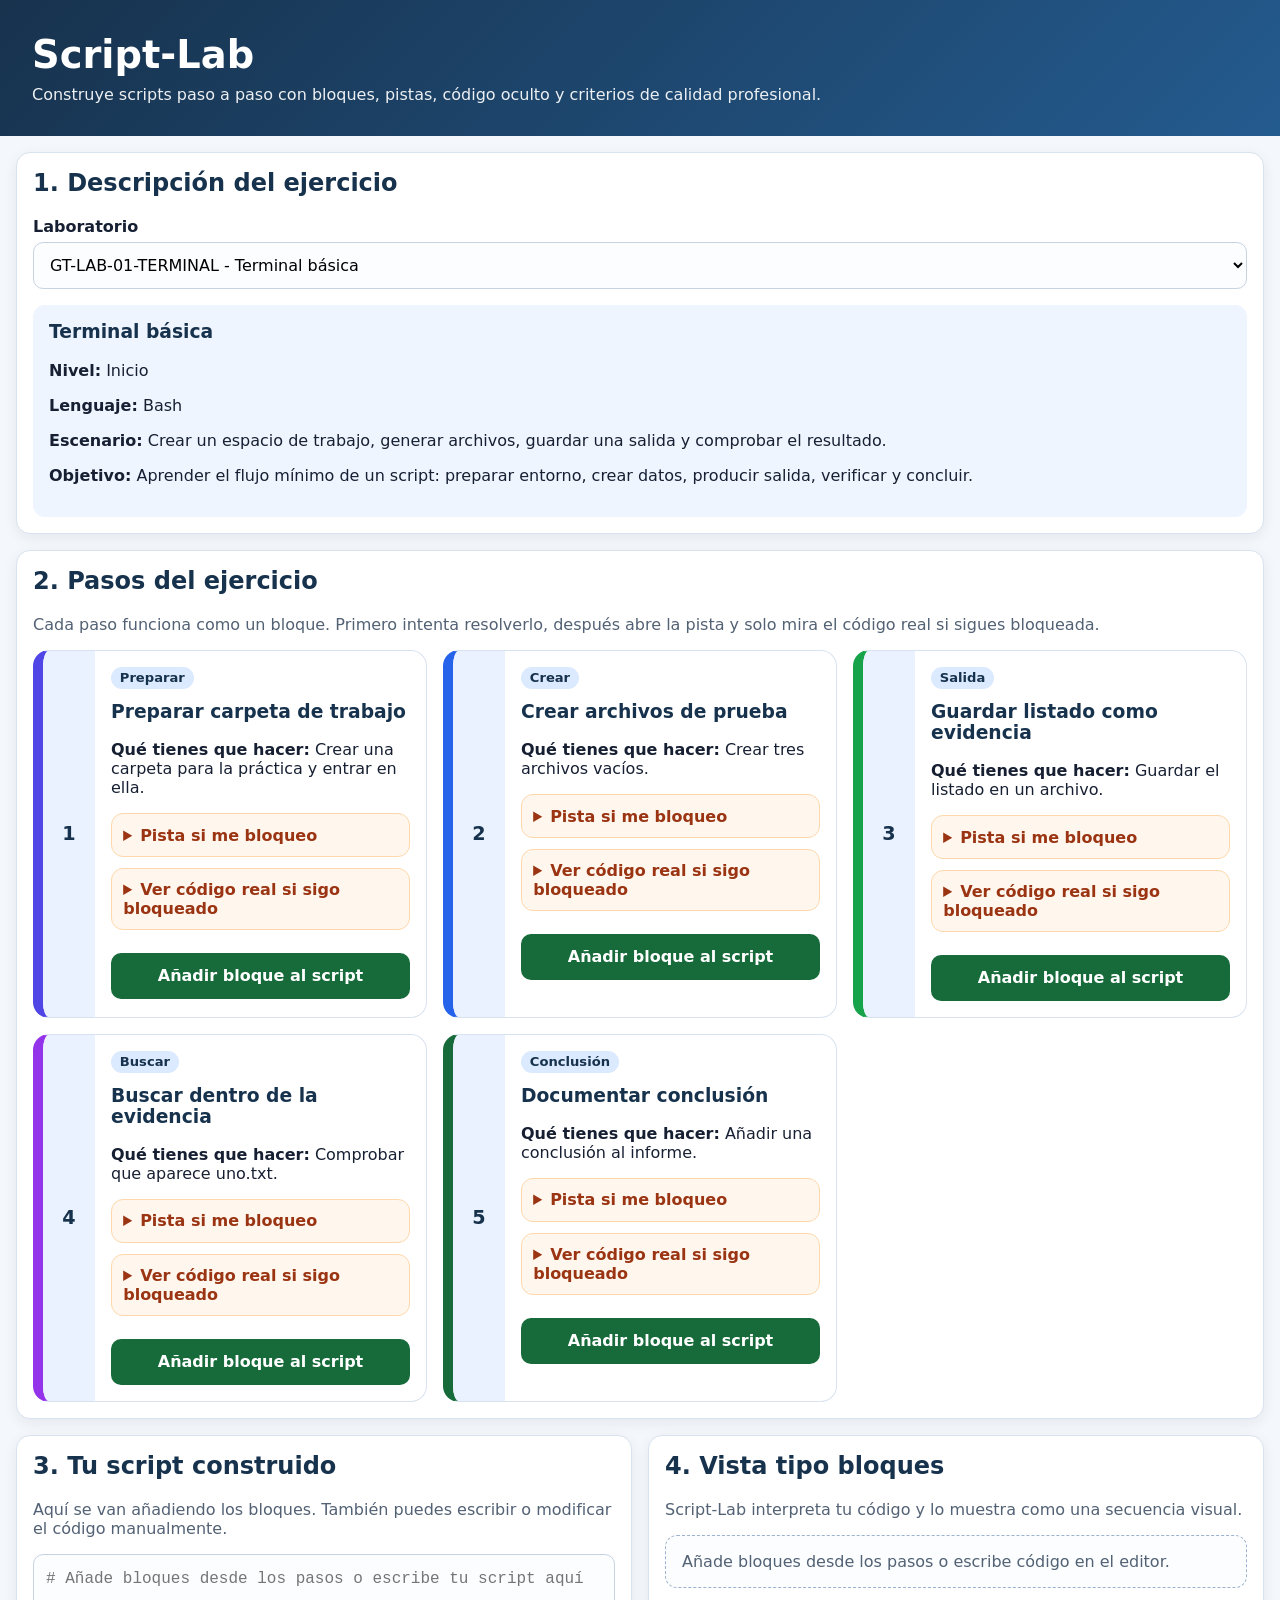
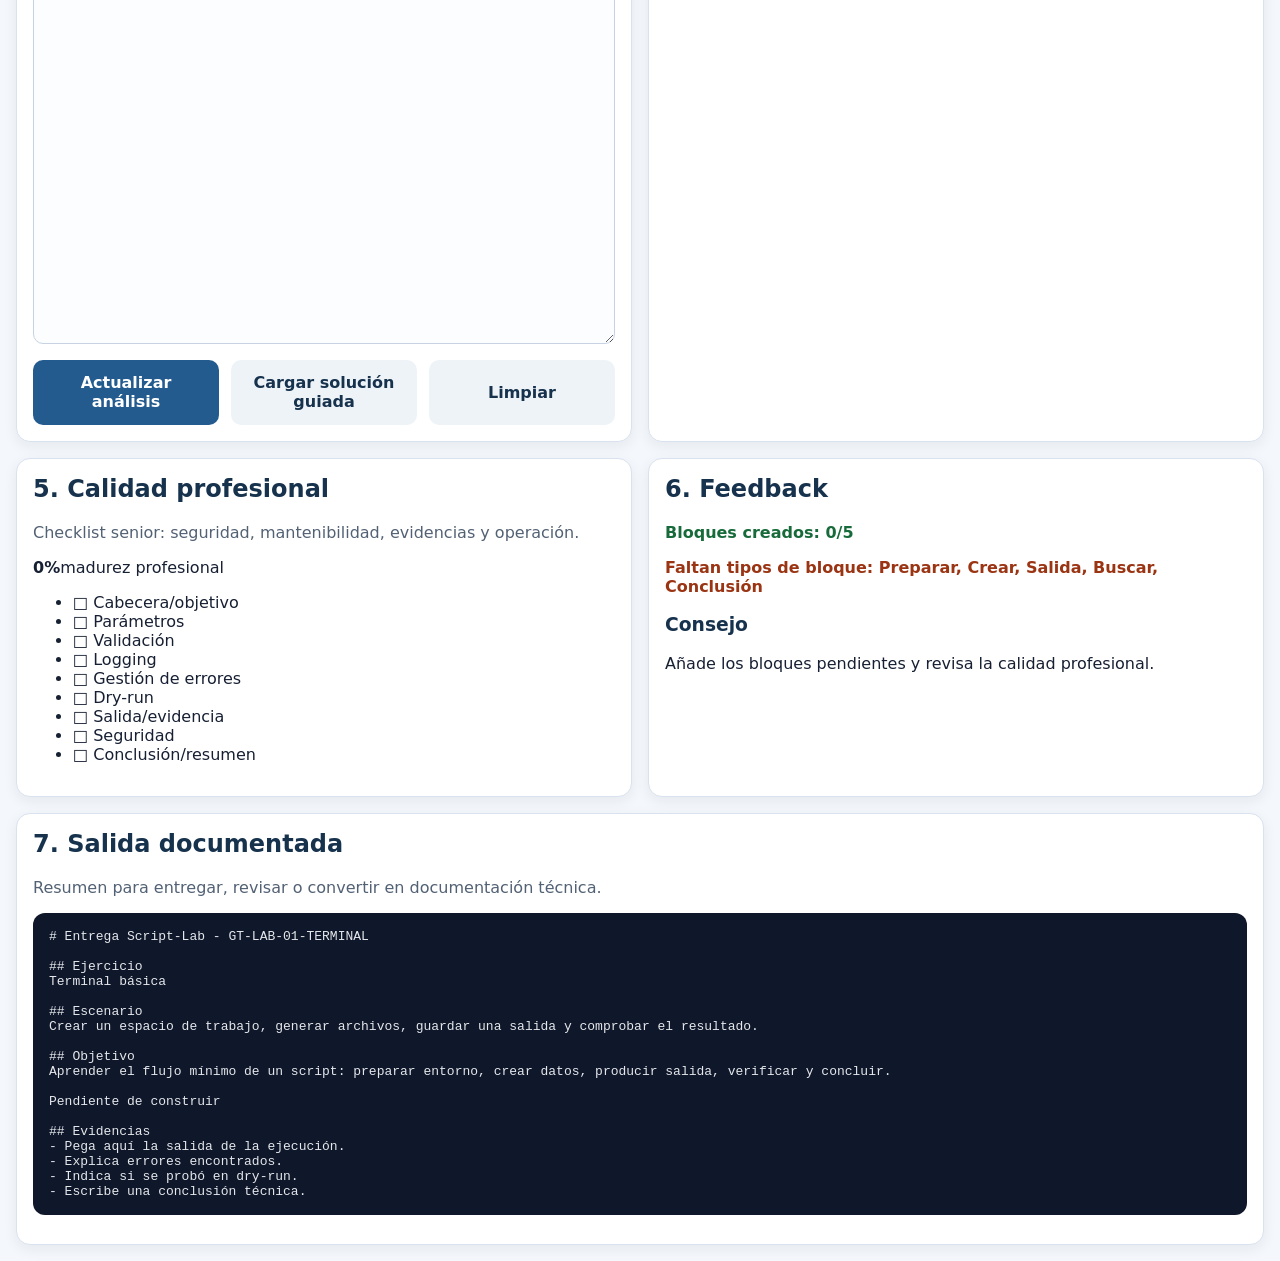
<file: prototype/index.html>
<!doctype html>
<html lang="es">
<head>
  <meta charset="utf-8">
  <meta name="viewport" content="width=device-width, initial-scale=1">
  <title>Script-Lab Constructor Profesional</title>
  <link rel="stylesheet" href="styles.css">
</head>
<body>
  <header class="hero">
    <h1>Script-Lab</h1>
    <p>Construye scripts paso a paso con bloques, pistas, código oculto y criterios de calidad profesional.</p>
  </header>

  <main class="layout">
    <section class="panel wide">
      <h2>1. Descripción del ejercicio</h2>
      <label for="exerciseSelect">Laboratorio</label>
      <select id="exerciseSelect"></select>
      <article id="exerciseInfo" class="card"></article>
    </section>

    <section class="panel wide">
      <h2>2. Pasos del ejercicio</h2>
      <p class="muted">Cada paso funciona como un bloque. Primero intenta resolverlo, después abre la pista y solo mira el código real si sigues bloqueada.</p>
      <div id="stepsOutput" class="step-grid"></div>
    </section>

    <section class="panel workspace-panel">
      <h2>3. Tu script construido</h2>
      <p class="muted">Aquí se van añadiendo los bloques. También puedes escribir o modificar el código manualmente.</p>
      <textarea id="solutionInput" spellcheck="false" placeholder="# Añade bloques desde los pasos o escribe tu script aquí"></textarea>
      <div class="actions">
        <button id="analyzeBtn">Actualizar análisis</button>
        <button id="exampleBtn" class="secondary">Cargar solución guiada</button>
        <button id="clearBtn" class="secondary">Limpiar</button>
      </div>
    </section>

    <section class="panel visual-panel">
      <h2>4. Vista tipo bloques</h2>
      <p class="muted">Script-Lab interpreta tu código y lo muestra como una secuencia visual.</p>
      <div id="blocksOutput" class="visual-flow"></div>
    </section>

    <section class="panel">
      <h2>5. Calidad profesional</h2>
      <p class="muted">Checklist senior: seguridad, mantenibilidad, evidencias y operación.</p>
      <div id="qualityOutput" class="quality"></div>
    </section>

    <section class="panel">
      <h2>6. Feedback</h2>
      <div id="feedbackOutput" class="feedback"></div>
    </section>

    <section class="panel wide">
      <h2>7. Salida documentada</h2>
      <p class="muted">Resumen para entregar, revisar o convertir en documentación técnica.</p>
      <pre id="exportOutput"></pre>
    </section>
  </main>

  <script src="app.js"></script>
</body>
</html>
</file>
<file: prototype/styles.css>
:root {
  font-family: system-ui, -apple-system, BlinkMacSystemFont, "Segoe UI", sans-serif;
  color: #172033;
  background: #f4f7fb;
}

* { box-sizing: border-box; }
body { margin: 0; }

.hero {
  padding: 2rem;
  background: linear-gradient(135deg, #17324d, #245b8f);
  color: white;
}

.hero h1 {
  margin: 0 0 0.5rem;
  font-size: 2.4rem;
}

.hero p { margin: 0; opacity: 0.92; }

.layout {
  display: grid;
  grid-template-columns: minmax(360px, 1fr) minmax(360px, 1fr);
  gap: 1rem;
  padding: 1rem;
}

.panel {
  background: white;
  border: 1px solid #d9e2ef;
  border-radius: 14px;
  padding: 1rem;
  box-shadow: 0 4px 14px rgba(23, 50, 77, 0.07);
}

.wide { grid-column: 1 / -1; }
.workspace-panel, .visual-panel { min-height: 520px; }

h2, h3 { color: #17324d; }
h2 { margin-top: 0; }

label {
  display: block;
  font-weight: 700;
  margin-bottom: 0.4rem;
}

select, textarea, button {
  width: 100%;
  font: inherit;
}

select, textarea {
  border: 1px solid #c7d3e2;
  border-radius: 10px;
  padding: 0.75rem;
  background: #fbfdff;
}

textarea {
  min-height: 390px;
  resize: vertical;
  font-family: "Cascadia Code", "Fira Code", Consolas, monospace;
  line-height: 1.5;
  color: #0f172a;
}

textarea:focus, select:focus, button:focus, summary:focus {
  outline: 3px solid #bfdbfe;
  outline-offset: 2px;
}

.actions {
  display: grid;
  grid-template-columns: repeat(3, minmax(0, 1fr));
  gap: 0.75rem;
  margin-top: 0.75rem;
}

button {
  border: 0;
  border-radius: 10px;
  padding: 0.85rem 1rem;
  background: #245b8f;
  color: white;
  cursor: pointer;
  font-weight: 700;
}

button:hover { filter: brightness(1.05); }
button.secondary { background: #eef3f8; color: #17324d; }

.card {
  margin-top: 1rem;
  padding: 1rem;
  border-radius: 12px;
  background: #eef5ff;
}

.card h3 { margin-top: 0; }
.muted { color: #526174; }

.step-grid {
  display: grid;
  grid-template-columns: repeat(auto-fit, minmax(320px, 1fr));
  gap: 1rem;
}

.step-card {
  position: relative;
  display: grid;
  grid-template-columns: 52px 1fr;
  gap: 0;
  border: 1px solid #d9e2ef;
  border-left: 10px solid #245b8f;
  border-radius: 16px;
  overflow: hidden;
  background: #ffffff;
}

.step-number {
  display: grid;
  place-items: center;
  background: #eaf2ff;
  color: #17324d;
  font-weight: 900;
  font-size: 1.2rem;
}

.step-content { padding: 1rem; }
.step-header { display: flex; gap: 0.6rem; align-items: center; flex-wrap: wrap; }
.step-header h3 { margin: 0.15rem 0; }

.block-pill {
  display: inline-block;
  padding: 0.22rem 0.55rem;
  border-radius: 999px;
  background: #dbeafe;
  color: #17324d;
  font-weight: 800;
  font-size: 0.82rem;
}

details {
  margin: 0.7rem 0;
  border: 1px solid #fed7aa;
  background: #fff7ed;
  border-radius: 12px;
  padding: 0.7rem;
}

summary {
  cursor: pointer;
  font-weight: 800;
  color: #9a3412;
}

details p { margin-bottom: 0; }

.code-preview, .block-code {
  white-space: pre-wrap;
  background: #0f172a;
  color: #e5e7eb;
  border-radius: 12px;
  padding: 0.85rem;
  overflow: auto;
  min-height: auto;
  font-size: 0.9rem;
}

.add-block {
  margin-top: 0.7rem;
  background: #176b3a;
}

.visual-flow {
  display: grid;
  gap: 0.4rem;
}

.empty-state {
  padding: 1rem;
  border: 1px dashed #9db2ce;
  border-radius: 12px;
  background: #fbfdff;
  color: #526174;
}

.visual-block {
  display: grid;
  grid-template-columns: 52px 1fr;
  gap: 0;
  align-items: stretch;
  border: 1px solid #d9e2ef;
  border-left: 10px solid #245b8f;
  border-radius: 16px;
  background: #ffffff;
  overflow: hidden;
  box-shadow: 0 3px 0 #cbd5e1;
}

.block-number {
  display: grid;
  place-items: center;
  background: #eef5ff;
  font-weight: 900;
  color: #17324d;
}

.block-body { padding: 0.9rem; }

.block-head {
  display: flex;
  gap: 0.75rem;
  align-items: center;
  justify-content: space-between;
  margin-bottom: 0.35rem;
}

.block-head strong {
  color: #17324d;
  font-size: 1.05rem;
}

.block-head span {
  border-radius: 999px;
  padding: 0.15rem 0.5rem;
  background: #eef3f8;
  color: #526174;
  font-size: 0.8rem;
}

.block-help {
  margin: 0.25rem 0 0.5rem;
  color: #526174;
  font-size: 0.92rem;
}

.block-warnings {
  margin: 0.5rem 0 0;
  padding-left: 1.2rem;
  color: #9a3412;
}

.connector {
  text-align: center;
  color: #6b7b90;
  font-weight: 900;
}

.block-objetivo { border-left-color: #245b8f; }
.block-preparar { border-left-color: #4f46e5; }
.block-entrada { border-left-color: #0f766e; }
.block-variable { border-left-color: #7c3aed; }
.block-crear { border-left-color: #2563eb; }
.block-condicion { border-left-color: #d97706; }
.block-proceso { border-left-color: #475569; }
.block-salida { border-left-color: #16a34a; }
.block-buscar { border-left-color: #9333ea; }
.block-verificacion { border-left-color: #15803d; }
.block-sistema { border-left-color: #334155; }
.block-disco { border-left-color: #64748b; }
.block-procesos { border-left-color: #0e7490; }
.block-servicios { border-left-color: #0369a1; }
.block-logs { border-left-color: #b45309; }
.block-red { border-left-color: #0d9488; }
.block-ip { border-left-color: #059669; }
.block-gateway { border-left-color: #65a30d; }
.block-dns { border-left-color: #7c2d12; }
.block-puerto { border-left-color: #be123c; }
.block-conclusion { border-left-color: #176b3a; }

.feedback .ok { color: #176b3a; font-weight: 700; }
.feedback .missing { color: #9a3412; font-weight: 700; }
.feedback ul { padding-left: 1.25rem; }

pre {
  white-space: pre-wrap;
  background: #0f172a;
  color: #e5e7eb;
  border-radius: 12px;
  padding: 1rem;
  overflow: auto;
  min-height: 260px;
}

@media (max-width: 900px) {
  .layout, .actions, .step-grid {
    grid-template-columns: 1fr;
  }

  .visual-block, .step-card {
    grid-template-columns: 42px 1fr;
  }
}
</file>
